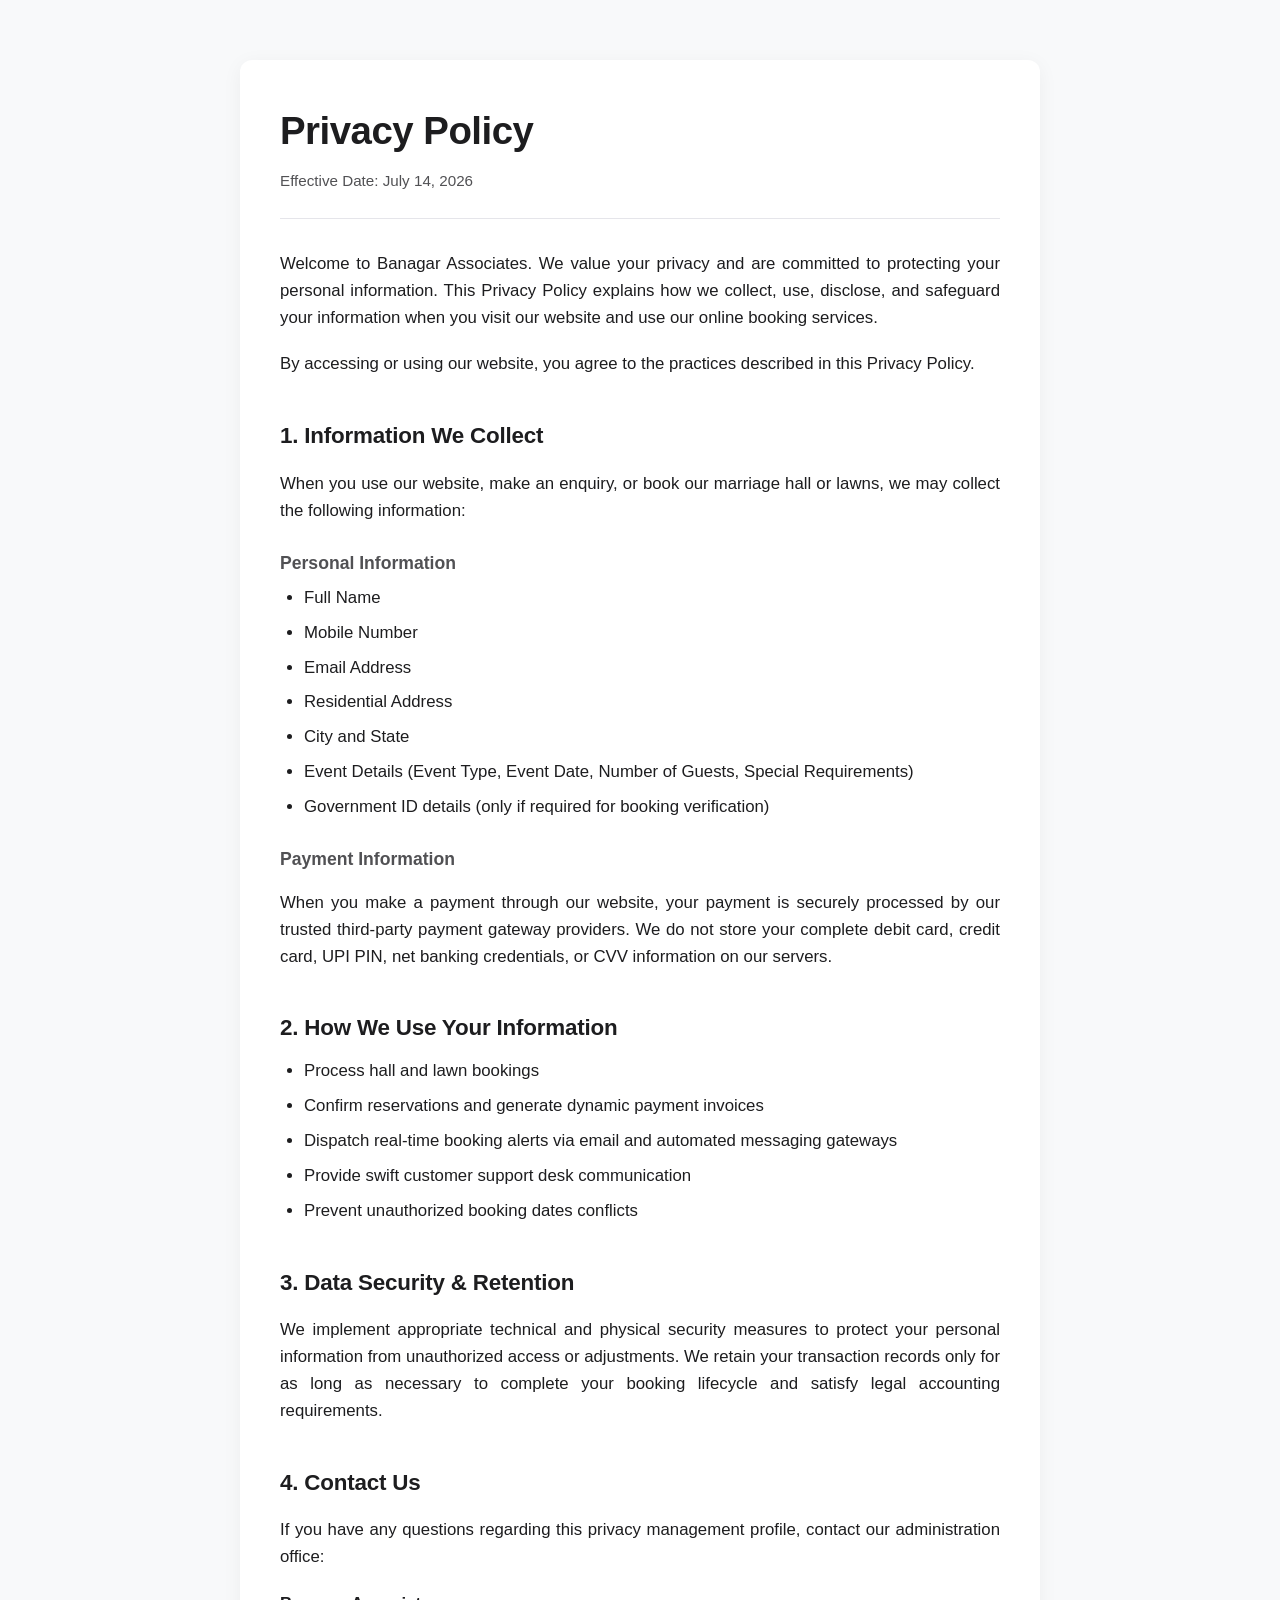
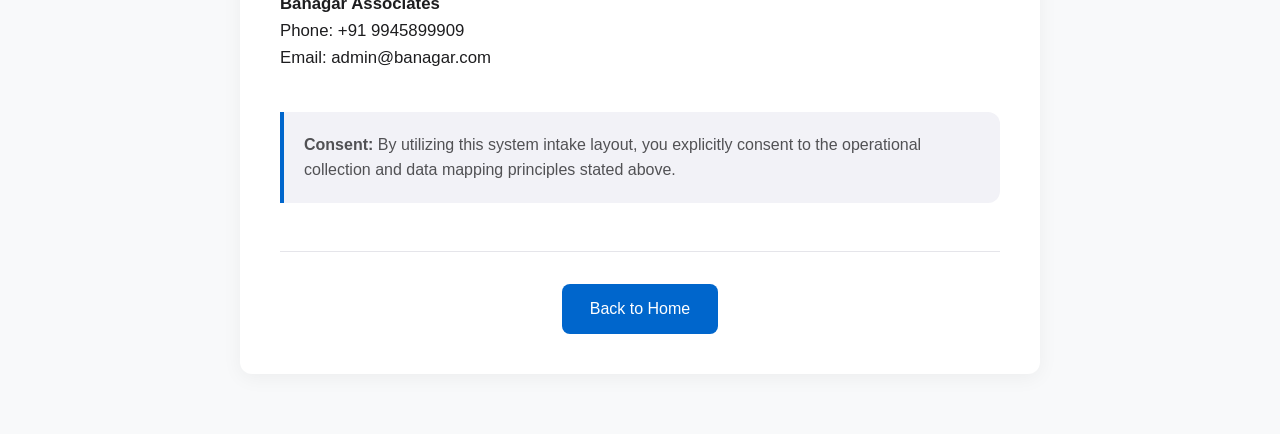
<file: privacy.html>
<!DOCTYPE html>
<html lang="en">
<head>
    <meta charset="UTF-8">
    <meta name="viewport" content="width=device-width, initial-scale=1.0">
    <title>Privacy Policy - Banagar Associates</title>
    <style>
        :root {
            --bg-color: #f8f9fa;
            --card-bg: #ffffff;
            --text-primary: #1d1d1f;
            --text-secondary: #515154;
            --accent-color: #0066cc;
            --accent-hover: #004499;
            --border-color: #e5e5ea;
            --radius: 12px;
        }

        body {
            margin: 0;
            padding: 0;
            background-color: var(--bg-color);
            font-family: -apple-system, BlinkMacSystemFont, "Segoe UI", Roboto, Helvetica, Arial, sans-serif;
            color: var(--text-primary);
            -webkit-font-smoothing: antialiased;
            line-height: 1.6;
        }

        .legal-container {
            max-width: 800px;
            margin: 60px auto;
            padding: 40px;
            background-color: var(--card-bg);
            border-radius: var(--radius);
            box-shadow: 0 4px 20px rgba(0, 0, 0, 0.05);
            box-sizing: border-box;
        }

        .legal-header {
            border-bottom: 1px solid var(--border-color);
            padding-bottom: 24px;
            margin-bottom: 32px;
        }

        .legal-header h1 {
            font-size: 2.4rem;
            font-weight: 700;
            letter-spacing: -0.5px;
            margin: 0 0 8px 0;
            color: var(--text-primary);
        }

        .effective-date {
            font-size: 0.95rem;
            color: var(--text-secondary);
            margin: 0;
        }

        .legal-content h2 {
            font-size: 1.4rem;
            font-weight: 600;
            letter-spacing: -0.2px;
            margin-top: 40px;
            margin-bottom: 12px;
            color: var(--text-primary);
        }

        .legal-content h3 {
            font-size: 1.1rem;
            font-weight: 600;
            margin-top: 24px;
            margin-bottom: 8px;
            color: var(--text-secondary);
        }

        .legal-content p {
            font-size: 1.05rem;
            margin-bottom: 20px;
            color: var(--text-primary);
            text-align: justify;
        }

        .legal-content ul {
            margin: 0 0 24px 0;
            padding-left: 24px;
        }

        .legal-content ul li {
            font-size: 1.05rem;
            margin-bottom: 8px;
            color: var(--text-primary);
            list-style-type: disc;
        }

        .consent-box {
            margin-top: 40px;
            padding: 20px;
            background-color: #f2f2f7;
            border-left: 4px solid var(--accent-color);
            border-radius: 0 var(--radius) var(--radius) 0;
            font-size: 1rem;
            color: var(--text-secondary);
        }

        .legal-footer {
            margin-top: 48px;
            border-top: 1px solid var(--border-color);
            padding-top: 32px;
            text-align: center;
        }

        .btn-back {
            display: inline-block;
            padding: 12px 28px;
            background-color: var(--accent-color);
            color: #ffffff;
            font-size: 1rem;
            font-weight: 500;
            text-decoration: none;
            border-radius: 8px;
            transition: background-color 0.2s ease, transform 0.1s ease;
        }

        .btn-back:hover {
            background-color: var(--accent-hover);
        }

        @media (max-width: 768px) {
            .legal-container {
                margin: 20px 16px;
                padding: 24px;
            }
            .legal-header h1 { font-size: 1.8rem; }
            .legal-content h2 { font-size: 1.25rem; }
        }
    </style>
</head>
<body>

    <main class="legal-container">
        <header class="legal-header">
            <h1>Privacy Policy</h1>
            <p class="effective-date">Effective Date: July 14, 2026</p>
        </header>

        <section class="legal-content">
            <p>Welcome to Banagar Associates. We value your privacy and are committed to protecting your personal information. This Privacy Policy explains how we collect, use, disclose, and safeguard your information when you visit our website and use our online booking services.</p>
            <p>By accessing or using our website, you agree to the practices described in this Privacy Policy.</p>

            <h2>1. Information We Collect</h2>
            <p>When you use our website, make an enquiry, or book our marriage hall or lawns, we may collect the following information:</p>
            
            <h3>Personal Information</h3>
            <ul>
                <li>Full Name</li>
                <li>Mobile Number</li>
                <li>Email Address</li>
                <li>Residential Address</li>
                <li>City and State</li>
                <li>Event Details (Event Type, Event Date, Number of Guests, Special Requirements)</li>
                <li>Government ID details (only if required for booking verification)</li>
            </ul>

            <h3>Payment Information</h3>
            <p>When you make a payment through our website, your payment is securely processed by our trusted third-party payment gateway providers. We do not store your complete debit card, credit card, UPI PIN, net banking credentials, or CVV information on our servers.</p>

            <h2>2. How We Use Your Information</h2>
            <ul>
                <li>Process hall and lawn bookings</li>
                <li>Confirm reservations and generate dynamic payment invoices</li>
                <li>Dispatch real-time booking alerts via email and automated messaging gateways</li>
                <li>Provide swift customer support desk communication</li>
                <li>Prevent unauthorized booking dates conflicts</li>
            </ul>

            <h2>3. Data Security & Retention</h2>
            <p>We implement appropriate technical and physical security measures to protect your personal information from unauthorized access or adjustments. We retain your transaction records only for as long as necessary to complete your booking lifecycle and satisfy legal accounting requirements.</p>

            <h2>4. Contact Us</h2>
            <p>If you have any questions regarding this privacy management profile, contact our administration office:</p>
            <p><strong>Banagar Associates</strong><br>
            Phone: +91 9945899909<br>
            Email: admin@banagar.com</p>

            <div class="consent-box">
                <strong>Consent:</strong> By utilizing this system intake layout, you explicitly consent to the operational collection and data mapping principles stated above.
            </div>
        </section>

        <footer class="legal-footer">
            <a href="index.html" class="btn-back">Back to Home</a>
        </footer>
    </main>

</body>
</html>
</file>
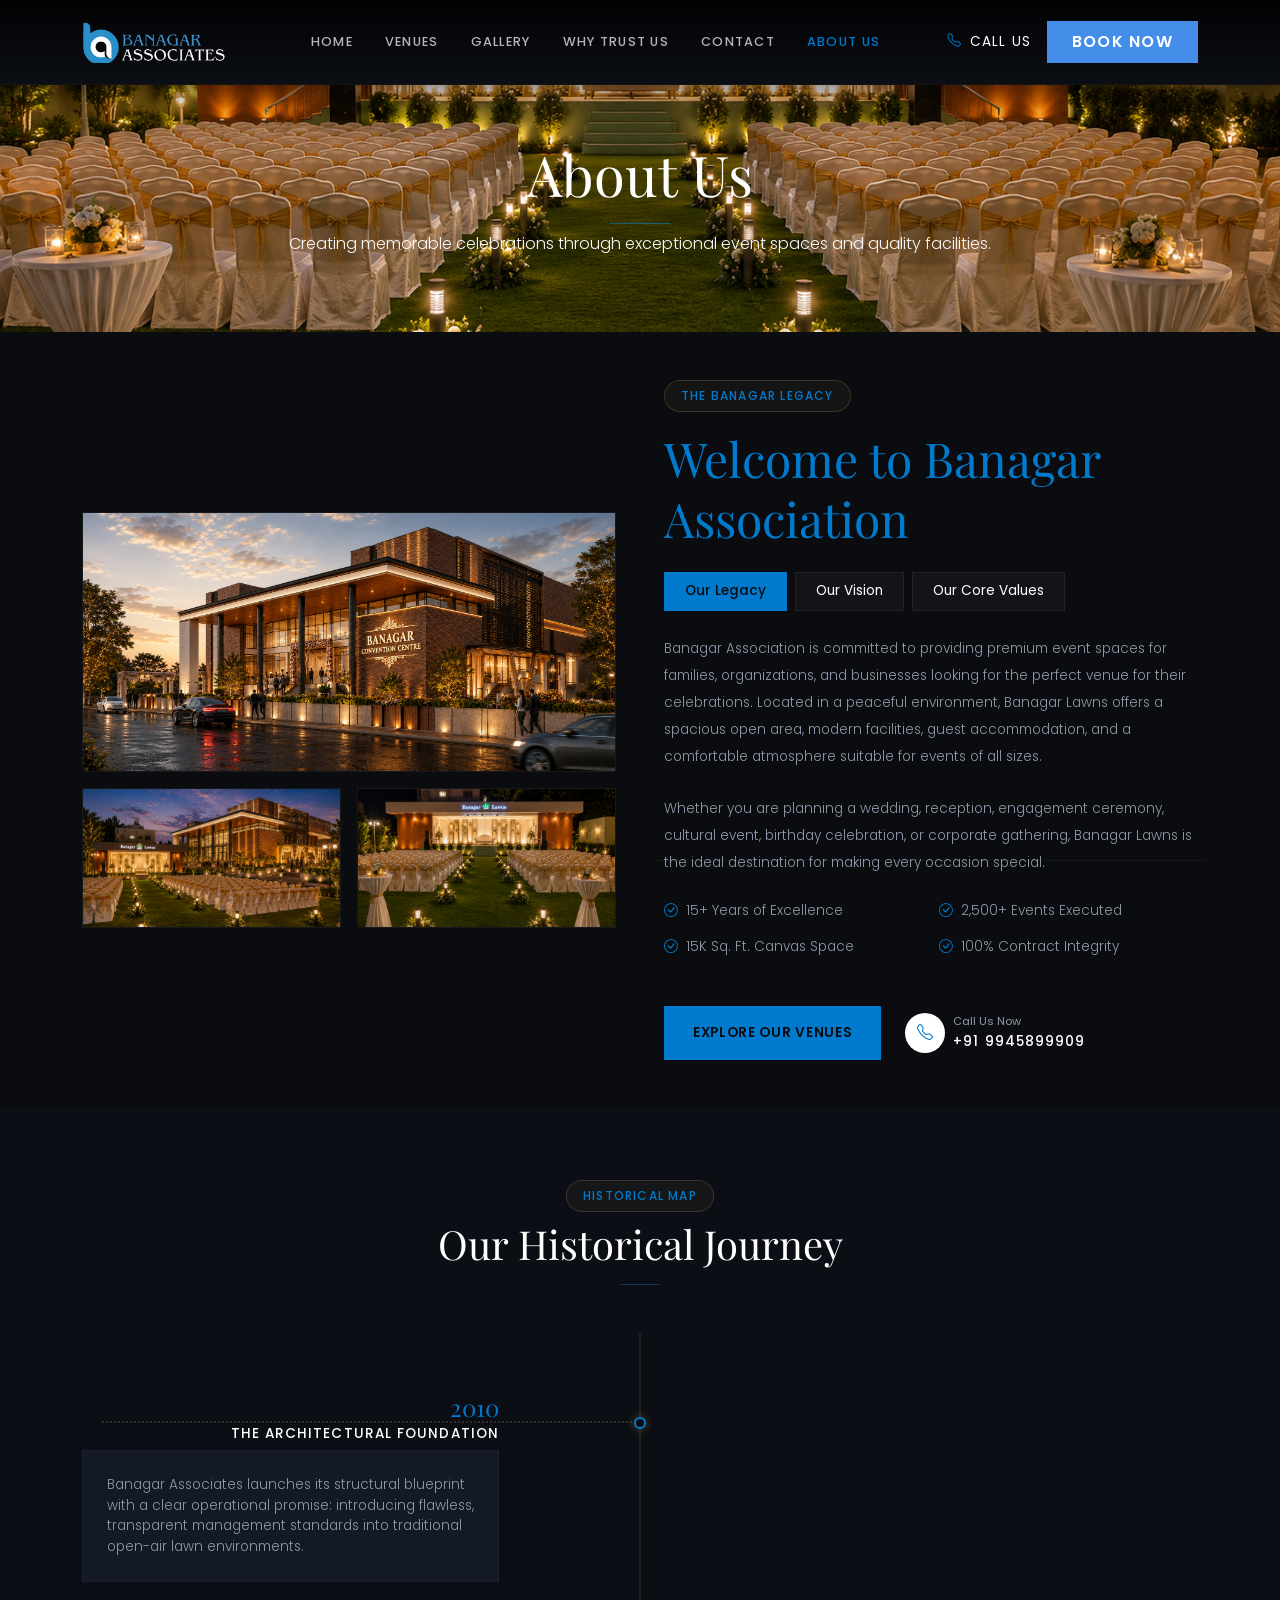
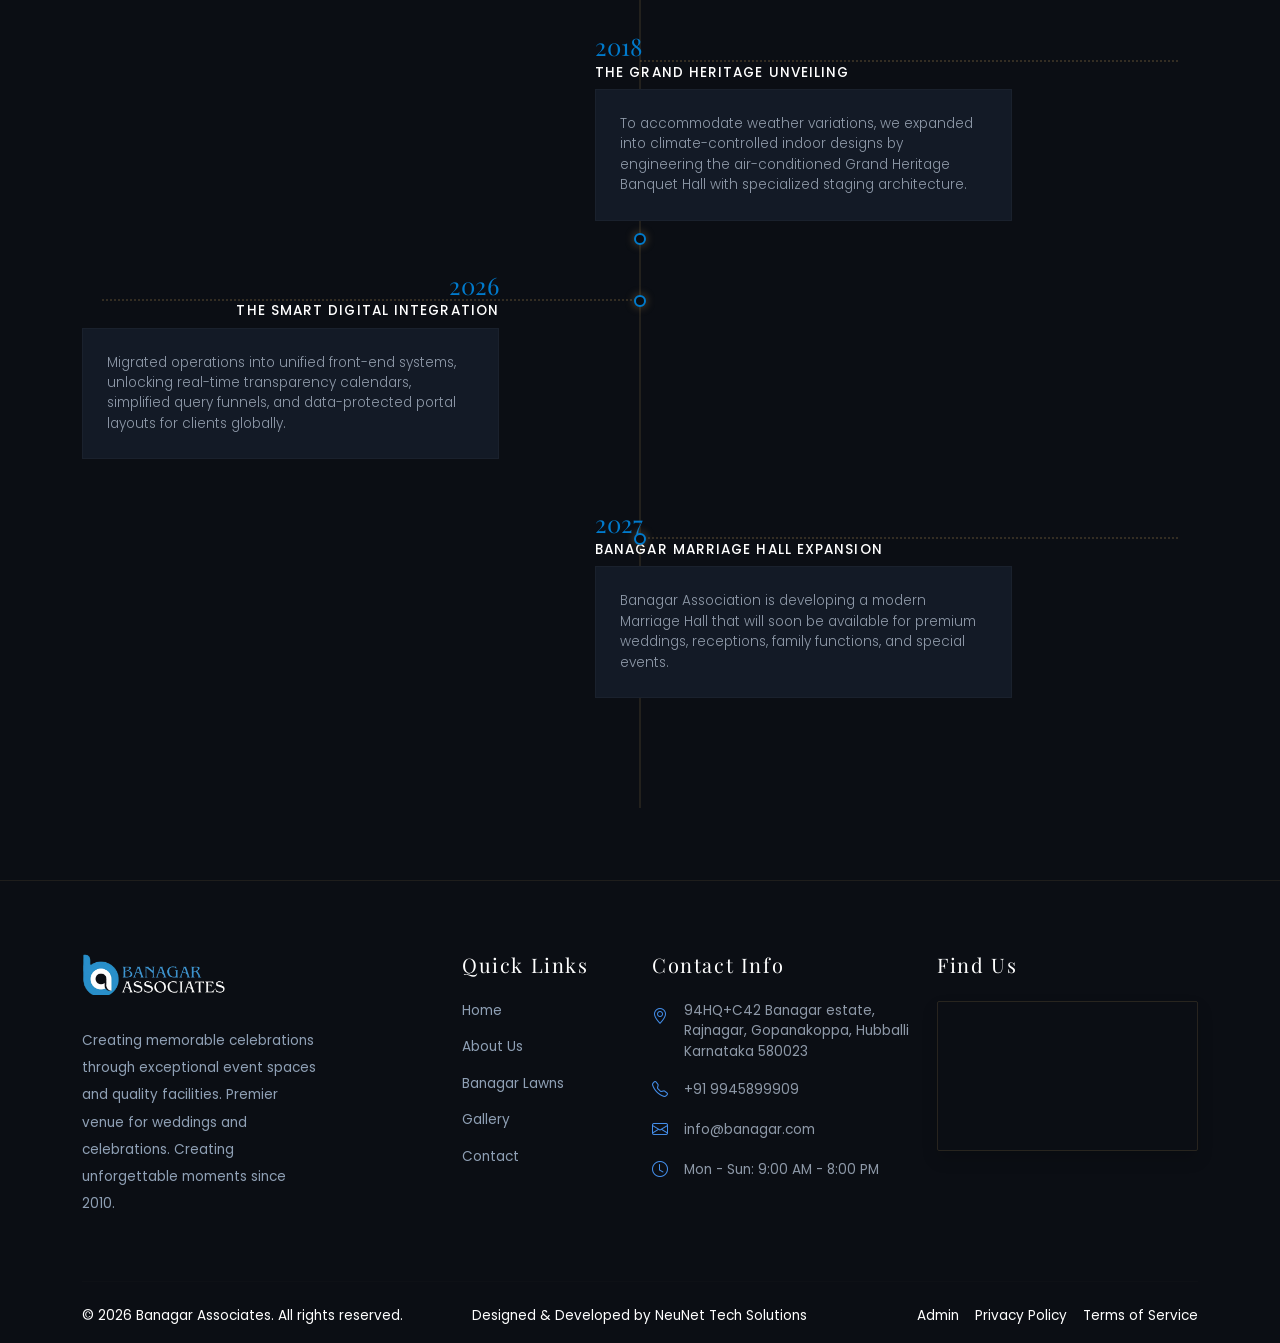
<file: frontend/about.html>
<!DOCTYPE html>
<html lang="en">
<head>
    <meta charset="UTF-8">
    <meta name="viewport" content="width=device-width, initial-scale=1.0">
    <title>About Us | Banagar Associates</title>
    
    <link href="https://cdn.jsdelivr.net/npm/bootstrap@5.3.2/dist/css/bootstrap.min.css" rel="stylesheet">
    <link rel="stylesheet" href="https://cdn.jsdelivr.net/npm/bootstrap-icons@1.11.3/font/bootstrap-icons.min.css">
    <link rel="stylesheet" href="https://cdnjs.cloudflare.com/ajax/libs/animate.css/4.1.1/animate.min.css"/>
    <link href="https://fonts.googleapis.com/css2?family=Playfair+Display:ital,wght@0,300;0,400;1,300&family=Poppins:wght@200;300;400;500;600&display=swap" rel="stylesheet">
    <link rel="stylesheet" href="../index.css">
    
    <style>
        :root {
    --bg-deep-base: #0a0c10;
    --bg-dark-midnight: #0b0e14;
    --bg-card-surface: #131a26;
    --accent-gold: #007ACC;
    --text-slate-muted: #8e99a8;
    
    /* 📱 Fluid Mobile Tokens */
    --timeline-spine-left: 50%;
    --timeline-node-left: 50%;
    --timeline-transform: translateX(-50%);
}

body {
    font-family: 'Poppins', sans-serif;
    background-color: var(--bg-deep-base);
    color: #ffffff;
    overflow-x: hidden;
}

/* 👑 Typography Restored */
.font-serif { font-family: 'Playfair Display', serif; }
.text-gold { color: var(--accent-gold) !important; }
.text-light-muted { color: var(--text-slate-muted); }
.tracking-widest { letter-spacing: 0.2em; }
.tracking-wide { letter-spacing: 0.08em; }
.fs-7 { font-size: 0.85rem !important; }
.fs-8 { font-size: 0.75rem !important; }

/* ✨ Luxury Gold Radial Aurora Mesh Overlay */
.hero-aurora-banner {
    background-image: url("../assets/images/lawn thumb.png");
    background-size: cover;
    background-position: center;
    padding: 140px 0 60px 0;
    text-align: center;
}

.section-tag-pill {
    background-color: rgba(207, 168, 97, 0.05);
    border: 1px solid rgba(207, 168, 97, 0.2);
    color: var(--accent-gold);
    font-size: 0.75rem;
    padding: 6px 16px;
    border-radius: 30px;
    display: inline-block;
    font-weight: 500;
    letter-spacing: 0.1em;
}

/* Asymmetric Image Collage Presentation Layer */
.collage-container {
    display: grid;
    grid-template-columns: repeat(2, 1fr);
    gap: 16px;
}
.collage-main {
    grid-column: span 2;
    border-radius: 0px;
    overflow: hidden;
    height: 260px;
    object-fit: cover;
    border: 1px solid rgba(255, 255, 255, 0.05);
    width: 100%;
}
.collage-sub {
    border-radius: 0px;
    overflow: hidden;
    height: 140px;
    object-fit: cover;
    width: 100%;
    border: 1px solid rgba(255, 255, 255, 0.05);
}

/* Tab Switch Selection Systems */
.custom-tab-btn {
    background: rgba(255, 255, 255, 0.03);
    border: 1px solid rgba(255, 255, 255, 0.06);
    color: #ffffff;
    padding: 8px 20px;
    font-size: 0.85rem;
    transition: all 0.3s ease;
    border-radius: 0px;
    white-space: nowrap;
}
.custom-tab-btn.active, .custom-tab-btn:hover {
    background: var(--accent-gold);
    border-color: var(--accent-gold);
    color: #0a0c10 !important;
    font-weight: 500;
}

.gold-action-btn {
    background: var(--accent-gold);
    color: #0a0c10 !important;
    border: 1px solid var(--accent-gold);
    padding: 12px 28px;
    font-weight: 600;
    border-radius: 0px;
    font-size: 0.85rem;
    letter-spacing: 0.05em;
    transition: all 0.3s ease;
    display: inline-block;
}
.gold-action-btn:hover {
    background: transparent;
    color: var(--accent-gold) !important;
}

/* Fixed Navigation Bar Styling */
.navbar {
    background-color: var(--bg-dark-midnight) !important;
    border-bottom: 1px solid rgba(207, 168, 97, 0.1);
    box-shadow: 0 10px 30px rgba(0,0,0,0.5);
}
.nav-link {
    font-size: 0.8rem;
    font-weight: 500;
    letter-spacing: 0.1em;
    color: rgba(255,255,255,0.7) !important;
    transition: color 0.3s ease;
}
.nav-link:hover, .nav-link.active { color: var(--accent-gold) !important; }

/* 🔄 Dotted Alternating Timeline Track System */
.center-split-timeline {
    position: relative;
    padding: 60px 0;
}
.center-split-timeline::before {
    content: '';
    position: absolute;
    left: var(--timeline-spine-left);
    top: 0;
    bottom: 0;
    width: 1px;
    background: rgba(207, 168, 97, 0.25);
    transform: var(--timeline-transform);
}
.timeline-node-point {
    position: absolute;
    left: var(--timeline-node-left);
    width: 12px;
    height: 12px;
    border-radius: 50%;
    background: var(--bg-deep-base);
    border: 2px solid var(--accent-gold);
    transform: translate(-50%, 24px);
    z-index: 2;
    box-shadow: 0 0 10px rgba(207, 168, 97, 0.4);
}
.timeline-row-block {
    margin-bottom: 50px;
    position: relative;
}
.timeline-divider-line {
    position: absolute;
    top: 28px;
    width: calc(50% - 20px);
    border-top: 2px dotted rgba(207, 168, 97, 0.2);
    z-index: 1;
}
.timeline-row-block:nth-child(odd) .timeline-divider-line { right: 50%; }
.timeline-row-block:nth-child(even) .timeline-divider-line { left: 50%; }

.timeline-card {
    background-color: var(--bg-card-surface);
    border: 1px solid rgba(255, 255, 255, 0.03);
    border-radius: 0px;
    transition: border-color 0.3s ease;
}
.timeline-card:hover {
    border-color: rgba(207, 168, 97, 0.25);
}

/* Structural Layout Footer Modules */
.footer-section {
    background-color: var(--bg-dark-midnight) !important;
    border-top: 1px solid rgba(207, 168, 97, 0.1);
}
.footer-map-container {
    border: 1px solid rgba(207, 168, 97, 0.15);
    width: 100%;
}
.footer-map-container iframe { filter: grayscale(1) invert(0.92) contrast(1.1) brightness(0.95); width: 100%; }
.sub-footer-links a { color: var(--text-slate-muted); text-decoration: none; transition: color 0.2s ease; }
.sub-footer-links a:hover { color: #ffffff !important; }

.fade-content {
    opacity: 0;
    transition: opacity 0.3s ease-in-out;
}
.show-content {
    opacity: 1;
}

/* 📱 ---------------- MOBILE RESPONSIVE QUERIES ---------------- */

@media (max-width: 991.98px) {
    :root {
        /* Shift spine and nodes cleanly to the left edge on tablets & mobile screens */
        --timeline-spine-left: 16px;
        --timeline-node-left: 16px;
        --timeline-transform: none;
    }
    .center-split-timeline {
        padding: 40px 0;
    }
    .center-split-timeline::before {
        transform: none;
    }
    .timeline-node-point {
        left: 16px !important;
        transform: translateY(0) !important;
        top: 24px;
    }
    .timeline-divider-line { 
        display: none !important; 
    }
    .timeline-row-block {
        margin-bottom: 35px;
        padding-left: 40px; /* Add margin area so cards clear the left timeline spine line */
    }
    .timeline-row-block .text-lg-end { 
        text-align: left !important; 
    }
    .timeline-card.text-lg-end {
        text-align: left !important;
    }
}

@media (max-width: 767.98px) {
    .hero-aurora-banner {
        padding: 110px 0 45px 0;
    }
    .display-4 {
        font-size: 2.25rem !important;
    }
    .display-5 {
        font-size: 2.0rem !important;
    }
    
    /* Enables a clean horizontal sliding tab track on tiny mobile viewports */
    .d-flex.gap-2.mb-4 {
        overflow-x: auto;
        padding-bottom: 8px;
        -webkit-overflow-scrolling: touch;
        width: 100%;
    }
    .custom-tab-btn {
        padding: 6px 16px;
        font-size: 0.8rem;
    }
    
    .collage-main {
        height: 200px;
    }
    .collage-sub {
        height: 100px;
    }
    
    /* Fixes layout gaps for contact widgets on thin viewports */
    .d-flex.align-items-center.gap-4 {
        flex-direction: column;
        align-items: flex-start !important;
        gap: 20px !important;
    }
    .gold-action-btn {
        width: 100%;
        text-align: center;
    }
}
    </style>
</head>
<body>

    <!-- Transparent Fixed Header Area -->
    <nav class="navbar navbar-expand-lg navbar-dark fixed-top py-3">
        <div class="container">
            <a class="navbar-brand" href="../index.html">
                <img src="../assets/images/logo-01.png" alt="Banagar Associates Logo" style="height: 42px;">
            </a>
            <button class="navbar-toggler border-0" type="button" data-bs-toggle="collapse" data-bs-target="#navbarNav">
                <span class="navbar-toggler-icon"></span>
            </button>
            <div class="collapse navbar-collapse" id="navbarNav">
                <ul class="navbar-nav mx-auto mb-2 mb-lg-0 gap-3">
                    <li class="nav-item"><a class="nav-link" href="../index.html">HOME</a></li>
                    <li class="nav-item"><a class="nav-link" href="../index.html#venues">VENUES</a></li>
                    <li class="nav-item"><a class="nav-link" href="../index.html#gallery">GALLERY</a></li>
                    <li class="nav-item"><a class="nav-link" href="../index.html#trust">WHY TRUST US</a></li>
                    <li class="nav-item"><a class="nav-link" href="../frontend/contact.html">CONTACT</a></li>
                    <li class="nav-item"><a class="nav-link active" href="../frontend/about.html">ABOUT US</a></li>
                </ul>
                <div class="d-flex align-items-center gap-3">
                    <a href="tel:+919945899909" class="text-white text-decoration-none fs-7 d-none d-xl-inline tracking-wide"><i class="bi bi-telephone text-gold me-2"></i>CALL US</a>
                    <a href="../frontend/booking.html" class="btn btn-primary px-4 py-2 fw-semibold tracking-wide rounded-0">BOOK NOW</a>
                </div>
            </div>
        </div>
    </nav>

    <!-- Glowing Luxury Gold Section Banner -->
    <div class="hero-aurora-banner">
        <div class="container">
            <h1 class="display-4 font-serif text-white fw-light mb-3">About Us</h1>
            <div class="mx-auto bg-gold mb-2" style="width: 60px; height: 1px; opacity: 0.6; background-color: var(--accent-gold);"></div>
            <p class="text-light fs-6 max-w-xl mx-auto fw-light">Creating memorable celebrations through exceptional event spaces and quality facilities.</p>
        </div>
    </div>

    <!-- Content Integration Split Section Layout -->
    <section class="py-5">
        <div class="container">
            <div class="row align-items-center g-5">
                
                <!-- Left Hand Side Asymmetric Image Cluster System -->
                <div class="col-lg-6" data-animate="fadeInLeft">
                    <div class="collage-container">
                        <img src="../assets/images/mrg.png" class="collage-main w-100" alt="Banagar Premium Main Campus">
                        <img src="../assets/images/lawn&mrg.png" class="collage-sub" alt="Banagar Setup View">
                        <img src="../assets/images/lawn thumb.png" class="collage-sub" alt="Banagar Open Lawns Area">
                    </div>
                </div>

                <div class="col-lg-6" data-animate="fadeInRight">
    <span class="section-tag-pill mb-3">THE BANAGAR LEGACY</span>
    <h2 class="font-serif text-gold display-5 fw-light mb-4 lh-sm">Welcome to Banagar Association</h2>
    
    <!-- 🎛️ Tab Controls -->
    <div class="d-flex gap-2 mb-4">
        <button class="custom-tab-btn active" data-target="tab-legacy">Our Legacy</button>
        <button class="custom-tab-btn" data-target="tab-vision">Our Vision</button>
        <button class="custom-tab-btn" data-target="tab-values">Our Core Values</button>
    </div>

    <!-- 🔄 Fixed Height Container to prevent layout jumps during shifts -->
    <div style="min-height: 180px;">
        <!-- Panel 1: Our Legacy (Active) -->
        <div id="tab-legacy" class="about-tab-panel fade-content show-content">
            <p class="text-light-muted fs-7 fw-light lh-lg mb-4">
                Banagar Association is committed to providing premium event spaces for families, organizations, and businesses looking for the perfect venue for their celebrations. Located in a peaceful environment, Banagar Lawns offers a spacious open area, modern facilities, guest accommodation, and a comfortable atmosphere suitable for events of all sizes.
            </p>
            <p class="text-light-muted fs-7 fw-light lh-lg mb-0">
                Whether you are planning a wedding, reception, engagement ceremony, cultural event, birthday celebration, or corporate gathering, Banagar Lawns is the ideal destination for making every occasion special.
            </p>
        </div>

        <!-- Panel 2: Our Vision (Hidden) -->
        <div id="tab-vision" class="about-tab-panel fade-content d-none">
            <p class="text-light-muted fs-7 fw-light lh-lg mb-4">
                Our vision is to be the premier destination for life's most cherished milestones, setting the benchmark for premium hospitality and sophisticated gathering spaces. We continuously innovate our infrastructure to turn celebrations into pristine, cinematic, and timeless memories.
            </p>
        </div>

        <!-- Panel 3: Our Core Values (Hidden) -->
        <div id="tab-values" class="about-tab-panel fade-content d-none">
            <p class="text-light-muted fs-7 fw-light lh-lg mb-4">
                We operate with <strong>100% Contract Integrity</strong>, keeping transparency at the forefront of every client relationship. Our team values exceptional customer care, structural safety, environmental cleanliness, and a frictionless experience from booking to execution.
            </p>
        </div>
    </div>

    <!-- Permanent Feature Checkgrid Matrix -->
    <div class="row g-3 mb-5 fs-7 fw-light text-light-muted border-top border-secondary border-opacity-10 pt-4">
        <div class="col-sm-6 d-flex align-items-center gap-2">
            <i class="bi bi-check-circle text-gold"></i> 15+ Years of Excellence
        </div>
        <div class="col-sm-6 d-flex align-items-center gap-2">
            <i class="bi bi-check-circle text-gold"></i> 2,500+ Events Executed
        </div>
        <div class="col-sm-6 d-flex align-items-center gap-2">
            <i class="bi bi-check-circle text-gold"></i> 15K Sq. Ft. Canvas Space
        </div>
        <div class="col-sm-6 d-flex align-items-center gap-2">
            <i class="bi bi-check-circle text-gold"></i> 100% Contract Integrity
        </div>
    </div>

    <!-- Permanent Direct Contact Callout Bar Component -->
    <div class="d-flex align-items-center gap-4">
        <a href="../index.html#venues" class="gold-action-btn text-decoration-none py-3">EXPLORE OUR VENUES</a>
        <div class="d-flex align-items-center gap-2">
            <div class="bg-white bg-opacity-5 rounded-circle p-2 d-flex align-items-center justify-content-center" style="width: 40px; height: 40px; border: 1px solid rgba(255,255,255,0.05);">
                <i class="bi bi-telephone text-gold"></i>
            </div>
            <div>
                <small class="text-light-muted d-block" style="font-size: 0.7rem;">Call Us Now</small>
                <a href="tel:+919945899909" class="text-white text-decoration-none fw-medium fs-7 tracking-wide">+91 9945899909</a>
            </div>
        </div>
    </div>
</div>
                </div>
            </div>
        </div>
    </section>

    <!-- Alternating Chronological Segment Map Layout -->
    <section class="py-5" style="background-color: #0b0e14;">
        <div class="container py-4">
            
            <div class="text-center mb-5">
                <span class="section-tag-pill mb-2">HISTORICAL MAP</span>
                <h2 class="font-serif text-white fw-light display-6">Our Historical Journey</h2>
                <div class="mx-auto bg-gold mt-3" style="width: 40px; height: 1px; opacity: 0.4; background-color: var(--accent-gold);"></div>
            </div>

            <div class="center-split-timeline">
                
                <!-- Step block item 2010 -->
                <div class="timeline-row-block row g-0 align-items-start">
                    <div class="timeline-node-point"></div>
                    <div class="timeline-divider-line"></div>
                    <div class="col-lg-5 pe-lg-5 text-lg-end order-1">
                        <span class="text-gold font-serif fw-light h4 d-block mb-1">2010</span>
                        <h4 class="text-white text-uppercase tracking-wide mb-2 fs-7 fw-medium">The Architectural Foundation</h4>
                        <div class="timeline-card p-4 text-start mt-2">
                            <p class="text-light-muted fs-7 mb-0 lh-base fw-light">Banagar Associates launches its structural blueprint with a clear operational promise: introducing flawless, transparent management standards into traditional open-air lawn environments.</p>
                        </div>
                    </div>
                    <div class="col-lg-7 order-2"></div>
                </div>

                <!-- Step block item 2018 -->
                <div class="timeline-row-block row g-0 align-items-end">
                    <div class="timeline-node-point"></div>
                    <div class="timeline-divider-line"></div>
                    <div class="col-lg-5 order-1"></div>
                    <div class="col-lg-5 ps-lg-5 order-2">
                        <span class="text-gold font-serif fw-light h4 d-block mb-1">2018</span>
                        <h4 class="text-white text-uppercase tracking-wide mb-2 fs-7 fw-medium">The Grand Heritage Unveiling</h4>
                        <div class="timeline-card p-4 mt-2">
                            <p class="text-light-muted fs-7 mb-0 lh-base fw-light">To accommodate weather variations, we expanded into climate-controlled indoor designs by engineering the air-conditioned Grand Heritage Banquet Hall with specialized staging architecture.</p>
                        </div>
                    </div>
                </div>

                <!-- Step block item 2026 -->
                <div class="timeline-row-block row g-0 align-items-start">
                    <div class="timeline-node-point"></div>
                    <div class="timeline-divider-line"></div>
                    <div class="col-lg-5 pe-lg-5 text-lg-end order-1">
                        <span class="text-gold font-serif fw-light h4 d-block mb-1">2026</span>
                        <h4 class="text-white text-uppercase tracking-wide mb-2 fs-7 fw-medium">The Smart Digital Integration</h4>
                        <div class="timeline-card p-4 text-start mt-2">
                            <p class="text-light-muted fs-7 mb-0 lh-base fw-light">Migrated operations into unified front-end systems, unlocking real-time transparency calendars, simplified query funnels, and data-protected portal layouts for clients globally.</p>
                        </div>
                    </div>
                    <div class="col-lg-7 order-2"></div>
                </div>

                <!-- Step block item 2027 -->
                <div class="timeline-row-block row g-0 align-items-start">
                    <div class="timeline-node-point"></div>
                    <div class="timeline-divider-line"></div>
                    <div class="col-lg-5 order-1"></div>
                    <div class="col-lg-5 ps-lg-5 order-2">
                        <span class="text-gold font-serif fw-light h4 d-block mb-1">2027</span>
                        <h4 class="text-white text-uppercase tracking-wide mb-2 fs-7 fw-medium">Banagar Marriage Hall Expansion</h4>
                        <div class="timeline-card p-4 mt-2">
                            <p class="text-light-muted fs-7 mb-0 lh-base fw-light">Banagar Association is developing a modern Marriage Hall that will soon be available for premium weddings, receptions, family functions, and special events.</p>
                        </div>
                    </div>
                </div>

            </div>
        </div>
    </section>

    <!-- Structural Layout Footer Module -->
    <footer class="footer-section pt-5 pb-3">
        <div class="container pt-4">
            <div class="row g-4 mb-5">
                
                <div class="col-sm-6 col-lg-3">
                    <div class="footer-brand mb-4">
                        <img src="../assets/images/logo-01.png" alt="Banagar Associates Logo" class="footer-logo mb-2" onerror="this.style.display='none'; document.getElementById('fallback-logo').classList.remove('d-none');">
                        <div id="fallback-logo" class="d-flex align-items-center d-none">
                            <div class="brand-logo me-2 text-gold">B</div>
                            <span class="fw-bold tracking-wide text-white fs-5 font-serif">BANAGAR</span>
                        </div>
                    </div>
                    <p class="text-light-muted fs-7 lh-lg pe-xl-4 footer-desc">
                        Creating memorable celebrations through exceptional event spaces and quality facilities. Premier venue for weddings and celebrations. Creating unforgettable moments since 2010.
                    </p>
                </div>

                <div class="col-sm-6 col-lg-2 offset-lg-1">
                    <h4 class="h5 text-white font-serif mb-4 fw-normal tracking-wide">Quick Links</h4>
                    <ul class="list-unstyled footer-links d-grid gap-3 fs-7">
                        <li><a href="../index.html" class="text-light-muted text-decoration-none">Home</a></li>
                        <li><a href="#about" class="text-light-muted text-decoration-none">About Us</a></li>
                        <li><a href="../index.html#venues" class="text-light-muted text-decoration-none">Banagar Lawns</a></li>
                        <li><a href="../index.html#gallery" class="text-light-muted text-decoration-none">Gallery</a></li>
                        <li><a href="../frontend/contact.html" class="text-light-muted text-decoration-none">Contact</a></li>
                    </ul>
                </div>

                <div class="col-sm-6 col-lg-3">
                    <h4 class="h5 text-white font-serif mb-4 fw-normal tracking-wide">Contact Info</h4>
                    <ul class="list-unstyled footer-contact-list d-grid gap-3 fs-7 text-light-muted">
                        <li class="d-flex align-items-start gap-3">
                            <i class="bi bi-geo-alt text-gold mt-1"></i>
                            <span>94HQ+C42 Banagar estate, Rajnagar, Gopanakoppa, Hubballi<br>Karnataka 580023</span>
                        </li>
                        <li class="d-flex align-items-center gap-3">
                            <i class="bi bi-telephone text-gold"></i>
                            <a href="tel:+919945899909" class="text-decoration-none text-light-muted">+91 9945899909</a>
                        </li>
                        <li class="d-flex align-items-center gap-3">
                            <i class="bi bi-envelope text-gold"></i>
                            <a href="mailto:info@banagar.com" class="text-decoration-none text-light-muted">info@banagar.com</a>
                        </li>
                        <li class="d-flex align-items-center gap-3">
                            <i class="bi bi-clock text-gold"></i>
                            <span>Mon - Sun: 9:00 AM - 8:00 PM</span>
                        </li>
                    </ul>
                </div>

                <div class="col-sm-6 col-lg-3">
                    <h4 class="h5 text-white font-serif mb-4 fw-normal tracking-wide">Find Us</h4>
                    <div class="footer-map-container position-relative overflow-hidden shadow">
                        <iframe src="https://www.google.com/maps/embed?pb=!1m18!1m12!1m3!1d3846.9724003925885!2d75.138004!3d15.377981!2m3!1f0!2f0!3f0!3m2!1i1024!2i768!4f13.1!3m3!1m2!1s0x3bb8d1003dc4c92d%3A0x5009ed865c5d8867!2sBanagar%20Lawns!5e0!3m2!1sen!2sin!4v1784303556619!5m2!1sen!2sin" 
                        width="600" 
                        height="450" 
                        style="border:0;" 
                        allowfullscreen="" 
                        loading="lazy" 
                        referrerpolicy="strict-origin-when-cross-origin">
                        </iframe>
                    </div>
                </div>

            </div>

            <hr class="border-secondary border-opacity-10 my-4">

            <div class="row align-items-center fs-7 text-white g-3">
                <div class="col-md-4 text-center text-md-start">
                    <p class="mb-0">&copy; 2026 Banagar Associates. All rights reserved.</p>
                </div>
                <div class="col-md-4 text-center text-md-center">
                    <p class="mb-0">Designed & Developed by NeuNet Tech Solutions</p>
                </div>
                <div class="col-md-4 text-center text-md-end">
                    <div class="d-flex justify-content-center justify-content-md-end gap-3 sub-footer-links">
                        <a href="adminlogin.html" class="text-white text-decoration-none">Admin</a>
                        <a href="../privacy.html" class="text-white text-decoration-none">Privacy Policy</a>
                        <a href="../terms.html" class="text-white text-decoration-none">Terms of Service</a>
                    </div>
                </div>
            </div>
        </div>
    </footer>

    <script src="https://cdn.jsdelivr.net/npm/bootstrap@5.3.2/dist/js/bootstrap.bundle.min.js"></script>
    <script>
        document.addEventListener("DOMContentLoaded", function () {
            const lazyObserver = new IntersectionObserver((elements) => {
                elements.forEach(node => {
                    if(node.isIntersecting) {
                        node.target.classList.add('animate__animated', node.target.dataset.animate);
                        lazyObserver.unobserve(node.target);
                    }
                });
            }, { threshold: 0.05 });
            document.querySelectorAll('[data-animate]').forEach(el => lazyObserver.observe(el));
        });

document.addEventListener("DOMContentLoaded", function () {
    const tabButtons = document.querySelectorAll('.custom-tab-btn');
    const tabPanels = document.querySelectorAll('.about-tab-panel');

    tabButtons.forEach(button => {
        button.addEventListener('click', function () {
            const targetId = this.getAttribute('data-target');
            const targetPanel = document.getElementById(targetId);

            // If the selected tab is already visible, stop execution
            if (this.classList.contains('active')) return;

            // 1. Remove active state from all buttons
            tabButtons.forEach(btn => btn.classList.remove('active'));
            this.classList.add('active');

            // 2. Hide active panels smoothly using opacity fade out
            tabPanels.forEach(panel => {
                if (!panel.classList.contains('d-none')) {
                    panel.classList.remove('show-content');
                    setTimeout(() => {
                        panel.classList.add('d-none');
                        
                        // 3. Reveal target panel after fade out completes
                        targetPanel.classList.remove('d-none');
                        setTimeout(() => {
                            targetPanel.classList.add('show-content');
                        }, 50);
                    }, 300);
                }
            });
        });
    });
});

    </script>
    <script src="../api-integration.js"></script>
</body>
</html>
</file>
<file: index.css>
:root {
    --bg-deep-base: #0a0c10;
    --bg-card-surface: #12161f;
    --bg-mid-gray: #161b26;
    --primary-blue: #448eea;
    --accent-gold: #cfa861;
    --text-muted-light: #b3bac7;
}

body {
    font-family: 'Poppins', sans-serif;
    background-color: var(--bg-deep-base);
    color: #ffffff;
    overflow-x: hidden;
}

/* Typography Overrides */
.font-serif {
    font-family: 'Playfair Display', serif;
}
.text-gold {
    color: var(--accent-gold);
}
.text-light-muted {
    color: var(--text-muted-light);
}
.tracking-widest { letter-spacing: 0.2em; }
.tracking-wide { letter-spacing: 0.08em; }
.text-spacing { font-size: 0.65rem !important; }

/* Custom Colors & Sections */
.bg-dark-deep { background-color: var(--bg-deep-base); }
.bg-dark-mid { background-color: var(--bg-mid-gray); }
.bg-dark-card { background-color: var(--bg-card-surface); }
.bg-dark-solid { background-color: #0b0e14 !important; }

.btn-primary {
    background-color: var(--primary-blue);
    border-color: var(--primary-blue);
}
.btn-primary:hover {
    background-color: #2f79d4;
    border-color: #2f79d4;
}
.btn-outline-primary {
    color: var(--primary-blue);
    border-color: var(--primary-blue);
}
.bg-gold { background-color: var(--accent-gold); color: #000; }

/* Navbar Custom Styling */
.navbar {
    transition: all 0.4s cubic-bezier(0.16, 1, 0.3, 1);
    background: linear-gradient(to bottom, rgba(0, 0, 0, 0.85) 0%, rgba(0, 0, 0, 0) 100%);
    backdrop-filter: blur(15px);
}

.brand-logo {
    height: 45px; 
    display: flex;
    align-items: center;
    justify-content: center;
    overflow: hidden;
}
.brand-logo img {
    height: 100%;       
    width: auto;        
    object-fit: contain; 
    transition: transform 0.3s ease; 
}

.navbar-brand:hover .brand-logo img {
    transform: scale(1.0);
}

/* Ensure your text layout plays nice next to the logo image container */
.brand-text {
    display: flex;
    flex-direction: column;
    justify-content: center;
}
.nav-link {
    font-size: 0.8rem;
    font-weight: 500;
    letter-spacing: 0.1em;
    color: rgba(255,255,255,0.7) !important;
}
.nav-link.active, .nav-link:hover {
    color: var(--primary-blue) !important;
}

.hero-section {
    min-height: 105vh;
    position: relative;
    overflow: hidden;
    background-size: cover;
    background-position: center center;
    background-repeat: no-repeat;
    background-color: #0d121c;
    
    /* ⚡ The Secret Sauce: Forces smooth fading directly on the background changes */
    transition: background-image 1.2s ease-in-out;
    will-change: background-image;
    
    /* ⏱️ Running a complete 30-second timeline (6 seconds per image loop) */
    animation: strictHeroCarousel 30s infinite ease-in-out;
}

/* Hero Section Base Typography Rules */
.main-heading {
    font-family: 'Playfair Display', serif;
    font-weight: 300;
}

/* Centered Radial/Linear Vignette for a premium focal point */
.hero-overlay-center {
    position: absolute;
    top: 0; left: 0; right: 0; bottom: 0;
    background: radial-gradient(circle, rgba(27, 32, 42, 0.3) 0%, rgba(13, 18, 28, 0.82) 100%);
    z-index: 1; /* Sits directly over background images */
}

/* Elevates text typography safely over background tracks */
.hero-section .container {
    position: relative;
    z-index: 2;
}

/* Helper to clean width behavior for long text boxes when centered */
.max-w-md {
    max-width: 680px;
}

@keyframes strictHeroCarousel {
    /* 🖼️ IMAGE 1: home.png */
    0%, 15% {
        background-image: url("./assets/images/home.png");
    }
    /* Smooth Fade Transition to Image 2 (15% to 20%) */
    20%, 35% {
        background-image: url("./assets/images/lawntour.jpeg");
    }
    /* Smooth Fade Transition to Image 3 (35% to 40%) */
    40%, 55% {
        background-image: url("./assets/images/lawn&mrg.png");
    }
    /* Smooth Fade Transition to Image 4 (55% to 60%) */
    60%, 75% {
        background-image: url("./assets/images/sec2.jpeg");
    }
    /* Smooth Fade Transition to Image 5 (75% to 80%) */
    80%, 95% {
        background-image: url("./assets/images/mangmt-exe.jpeg");
    }
    /* Loop back cleanly to Image 1 (95% to 100%) */
    100% {
        background-image: url("./assets/images/home.png");
    }
}
/* #venues */
.btn-filter {   
    background-color: transparent;
    color: var(--text-muted-light);
    border: 1px solid rgba(255, 255, 255, 0.1);
    font-size: 0.75rem;
    font-weight: 500;
    letter-spacing: 0.1em;
    border-radius: 0;
    transition: all 0.3s ease;
}

.btn-filter:hover {
    color: #ffffff;
    border-color: rgba(255, 255, 255, 0.4);
}

/* Selected state highlight styling */
.btn-filter.active-filter {
    color: #ffffff !important;
    background-color: transparent !important;
    border-color: var(--primary-blue) !important;
    box-shadow: 0 4px 12px rgba(68, 142, 234, 0.15);
}

/* Quick utility for vanilla filter transition speeds */
.venue-portfolio-item {
    transition: all 0.4s ease-in-out;
    opacity: 1;
    transform: scale(1);
}

.venue-portfolio-item.hidden-item {
    opacity: 0 !important;
    transform: scale(0.8) !important;
    width: 0 !important;
    height: 0 !important;
    padding: 0 !important;
    margin: 0 !important;
    overflow: hidden !important;
    border: none !important;
}
/* Card and Content Decorations */
.accent-line {
    width: 60px;
    height: 2px;
    background-color: var(--accent-gold);
}
.venue-card {
    transition: transform 0.3s ease, box-shadow 0.3s ease;
}
.venue-card:hover {
    transform: translateY(-8px);
    box-shadow: 0 15px 30px rgba(0,0,0,0.5);
}
.venue-img {
    height: 240px;
    object-fit: cover;
    transition: transform 0.5s ease;
}
.venue-card:hover .venue-img {
    transform: scale(1.05);
}

.btn-show-more {
    background-color: #12161f;
    color: #ffffff;
    border: 1px solid rgba(255, 255, 255, 0.08);
    border-radius: 0;
    font-size: 0.8rem;
    font-weight: 500;
    letter-spacing: 0.15em;
    transition: all 0.3s cubic-bezier(0.16, 1, 0.3, 1);
    box-shadow: 0 10px 30px rgba(0, 0, 0, 0.5);
}

.btn-show-more:hover {
    color: var(--accent-gold);
    border-color: var(--accent-gold);
    background-color: #171e2a;
    box-shadow: 0 15px 35px rgba(207, 168, 97, 0.1);
}

/* Micro-animation transition for the Chevron arrow icon */
.arrow-toggle {
    display: inline-block;
    transition: transform 0.4s cubic-bezier(0.16, 1, 0.3, 1);
}

/* Rotate icon 180 degrees when expanded */
.btn-show-more[aria-expanded="true"] .arrow-toggle {
    transform: rotate(180deg);
}
/* Frame Layout Decorator */
.border-gold-frame {
    border-color: rgba(207, 168, 97, 0.3) !important;
    transform: translate(12px, 12px);
    z-index: 1;
}

 /* why trust us */

 .bg-midnight-premium {
    background-color: #0b0e14 !important; /* Midnight black border split */
}

/* Luxury Card Blocks using rich corporate navy-sapphire tones */
.service-card {
    background-color: #131a26 !important; /* Solid high-contrast block color */
    border: 1px solid rgba(255, 255, 255, 0.05);
    border-radius: 4px; /* Crisp minimal edge rounding */
    transition: all 0.3s ease;
}

/* Card Icon Box Sizing */
.service-icon-box {
    font-size: 1.5rem;
    display: block;
    line-height: 1;
}

/* Subtle, clean micro-interaction when a client hovers over the blocks */
.service-card:hover {
    background-color: #1a2333 !important; /* Brightens up into an elegant slate-blue */
    border-color: rgba(207, 168, 97, 0.25); /* Accents the active boundary with a subtle gold frame */
    transform: translateY(-4px); /* Minor crisp lifting movement */
    box-shadow: 0 10px 25px rgba(0, 0, 0, 0.35);
}

/* Custom fine typography line spacing for compact grids */
.service-card p {
    color: #a4abb8 !important; /* Soft platinum grey for clean text reading contrast */
    font-size: 0.8rem !important;
}

.service-card h3 {
    letter-spacing: 0.02em;
}

/* gallery section */

.btn-gallery-filter {
    background-color: transparent;
    color: var(--text-muted-light);
    border: 1px solid rgba(255, 255, 255, 0.08);
    font-size: 0.75rem;
    font-weight: 500;
    letter-spacing: 0.08em;
    border-radius: 0;
    transition: all 0.25s ease;
}

.btn-gallery-filter:hover {
    color: #ffffff;
    border-color: rgba(255, 255, 255, 0.3);
}

.btn-gallery-filter.active-g-filter {
    color: #ffffff !important;
    border-color: var(--accent-gold) !important;
    background-color: rgba(207, 168, 97, 0.05) !important;
}

/* Compact Media Envelopes */
.gallery-mini-card {
    height: 220px; /* Reduced box height down to fit cleanly into smaller layouts */
    cursor: pointer;
    background-color: #11151d;
    border: 1px solid rgba(255, 255, 255, 0.04);
}

.gallery-asset {
    width: 100%;
    height: 100%;
    object-fit: cover;
    transition: transform 0.5s cubic-bezier(0.16, 1, 0.3, 1);
}

/* Elegant Text-fade Overlay on Hover */
.gallery-asset-overlay {
    position: absolute;
    top: 0; left: 0; right: 0; bottom: 0;
    background: linear-gradient(to top, rgba(10, 12, 16, 0.95) 0%, rgba(10, 12, 16, 0.3) 100%);
    opacity: 0.85; /* Text data handles are visible by default for clear UX */
    transition: all 0.3s ease;
}

/* Interactive Hover Feedback Mechanics */
.gallery-mini-card:hover .gallery-asset {
    transform: scale(1.06);
}

.gallery-mini-card:hover .gallery-asset-overlay {
    opacity: 1;
    background: linear-gradient(to top, rgba(10, 12, 16, 0.98) 0%, rgba(10, 12, 16, 0.1) 100%);
}

/* Simple vanilla filter node toggle styles */
.gallery-matrix-item {
    transition: all 0.35s cubic-bezier(0.16, 1, 0.3, 1);
}

.gallery-matrix-item.hide-asset {
    opacity: 0 !important;
    transform: scale(0.85) !important;
    width: 0 !important;
    height: 0 !important;
    padding: 0 !important;
    margin: 0 !important;
    overflow: hidden !important;
}

/* --- PREMIUM INFINITE TESTIMONIAL MARQUEE --- */
.testimonial-marquee-wrapper {
    overflow: hidden;
    width: 100%;
    display: flex;
    position: relative;
    padding: 10px 0;
}

/* Linear gradients on edges to blend cards beautifully into the dark canvas */
.testimonial-marquee-wrapper::before,
.testimonial-marquee-wrapper::after {
    content: "";
    position: absolute;
    top: 0;
    width: 150px;
    height: 100%;
    z-index: 3;
    pointer-events: none;
}
.testimonial-marquee-wrapper::before {
    left: 0;
    background: linear-gradient(to right, #0b0d12 0%, rgba(11, 13, 18, 0) 100%);
}
.testimonial-marquee-wrapper::after {
    right: 0;
    background: linear-gradient(to left, #0b0d12 0%, rgba(11, 13, 18, 0) 100%);
}

/* The actual running track container */
.testimonial-marquee-track {
    display: flex;
    gap: 20px;
    width: max-content;
    animation: marqueeHorizontal 35s linear infinite;
}

/* Pause the scrolling loop smoothly when a user hovers over a review */
.testimonial-marquee-wrapper:hover .testimonial-marquee-track {
    animation-play-state: paused;
}

/* Custom Base card parameters */
.testimonial-card {
    flex-shrink: 0;
    width: 300px;
    min-height: 210px;
    padding: 20px;
    display: flex;
    flex-direction: justify-content-between;
    flex-direction: column;
    background: rgba(19, 24, 34, 0.4);
    backdrop-filter: blur(10px);
    border: 1px solid rgba(255, 255, 255, 0.04) !important;
    transition: transform 0.4s cubic-bezier(0.16, 1, 0.3, 1), border-color 0.4s ease, background 0.4s ease;
}

.testimonial-card:hover {
    transform: translateY(-6px);
    border-color: rgba(207, 168, 97, 0.35) !important;
    background: rgba(23, 29, 41, 0.6) !important;
    box-shadow: 0 15px 35px rgba(10, 12, 16, 0.5);
}

.initial-avatar {
    width: 34px; 
    height: 34px; 
    font-size: 0.75rem;
}

/* Smooth Infinite Translate Engine Loop */
@keyframes marqueeHorizontal {
    0% {
        transform: translateX(0);
    }
    100% {
        /* Translates exactly half of the total track length (original set) */
        transform: translateX(calc(-50% - 10px)); 
    }
}
/* --- MOBILE RESPONSIVE OPTIMIZATIONS --- */
@media (max-width: 575.98px) {
    /* 1. Adjust speed for smaller viewport distances */
    .testimonial-marquee-track {
        animation-duration: 25s; /* Slightly faster loop since mobile screen width is narrow */
        gap: 15px;
    }
    
    /* 2. Scale the card boundaries fluidly for mobile viewports */
    .testimonial-card {
        width: 260px; /* Slims down width so elements don't overflow small screens */
        padding: 16px;
        min-height: 230px; /* Gives extra vertical breathing room for long text strings */
    }

    /* 3. Reduce edge gradient masking widths on mobile */
    .testimonial-marquee-wrapper::before,
    .testimonial-marquee-wrapper::after {
        width: 50px; /* Keeps the fade indicator compact so reviews aren't blocked */
    }
}
/* Typography Helpers to sync layout hierarchy */
.fs-7 { font-size: 0.92rem !important; }
.fs-8 { font-size: 0.84rem !important; }
/* .lh-lg { line-by-line-height: 1.85 !important; } */

/* footer section */
.footer-section {
    background-color: #040810 !important; /* Pitch base deep slate black matching layout image */
    border-top: 1px solid rgba(255, 255, 255, 0.03);
}

/* Logo Sizing limit limits */
.footer-logo {
    height: 42px;
    width: auto;
    object-fit: contain;
}

.footer-desc {
    color: #8fa0b5 !important;
    font-size: 0.8rem !important;
}

/* Nav links styling */
.footer-links li a {
    color: #8fa0b5 !important;
    text-decoration: none;
    transition: color 0.2s ease;
}

.footer-links li a:hover {
    color: var(--primary-blue) !important;
}

/* Align links text decoration behaviors */
.footer-contact-list li i {
    font-size: 1rem;
    color: #448eea !important; /* Forces standard primary icon color from image token */
}

.footer-contact-list a {
    transition: color 0.2s ease;
}

.footer-contact-list a:hover {
    color: #ffffff !important;
}

/* Map Frame Structural Proportions */
.footer-map-container {
    width: 100%;
    height: 150px; /* Precise height ratio matching snapshot window */
    border-radius: 2px;
    border: 1px solid rgba(255, 255, 255, 0.05);
}

/* Apply professional dark/cool filter layout tone on google map iframe */
.footer-map-container iframe {
    filter: grayscale(1) invert(0.92) contrast(1.1) brightness(0.95);
    opacity: 0.85;
    transition: opacity 0.3s ease;
}

.footer-map-container:hover iframe {
    opacity: 1;
    filter: grayscale(0.2) invert(0.92) contrast(1); /* Smoothly returns minor color elements on view focus */
}

/* Sub-Footer layout styling rules */
.sub-footer-links a {
    transition: color 0.2s ease;
}

.sub-footer-links a:hover {
    color: #ffffff !important;
}

/* Clear vertical constraints */
.fs-7 { font-size: 0.82rem !important; }
.fs-8 { font-size: 0.72rem !important; }


/* ==========================================================================
   MOBILE & TABLET RESPONSIVE MEDIA QUERIES (BREAKPOINTS)
   ========================================================================== */

/* 1. TABLETS & SMALL DESKTOPS (Max-width: 991.98px) */
@media (max-width: 991.98px) {
    .navbar {
        background-color: #0b0e14 !important; /* Force solid dark background when menus collapse */
        padding-top: 12px !important;
        padding-bottom: 12px !important;
    }

    .hero-section {
        min-height: 90vh; /* Prevents oversized vertical spaces on medium devices */
    }

    /* Adjusts Section Headers for better mobile balance */
    .display-5 {
        font-size: 2.25rem !important;
    }

    .display-6 {
        font-size: 1.85rem !important;
    }

    /* Prevent text elements from breaking screen containment bounds */
    .border-gold-frame {
        transform: translate(0, 0) !important; /* Resets decorative shifts to keep alignments clean */
    }
}

/* 2. SMARTPHONES / PORTRAIT MOBILE VIEWS (Max-width: 767.98px) */
@media (max-width: 767.98px) {
    
    /* Global Section Padding Reduction to maximize reading surface area */
    .py-5 {
        padding-top: 2.5rem !important;
        padding-bottom: 2.5rem !important;
    }
    
    .container, .container-fluid {
        padding-left: 20px !important;
        padding-right: 20px !important;
    }

    /* Hero Typography Scaling Controls */
    .hero-section {
        min-height: 85vh;
    }

    .display-3 {
        font-size: 2.15rem !important;
        line-height: 1.3 !important;
    }

    .hero-section p.lead {
        font-size: 0.9rem !important;
        line-height: 1.6 !important;
    }

    /* Force button lists to stack beautifully on top of each other instead of clipping */
    .hero-section .d-flex {
        flex-direction: column !important;
        width: 100%;
        max-width: 320px;
        margin-left: auto;
        margin-right: auto;
        gap: 12px !important;
    }

    .hero-section .btn {
        width: 100% !important;
        padding-top: 14px !important;
        padding-bottom: 14px !important;
    }

    /* Horizontal Category Button Controls Filter bar wrap configuration */
    #venue-filter-controls, 
    #gallery-filter-controls {
        gap: 6px !important;
        justify-content: flex-start !important; /* Allows natural thumb swipe-scrolling if needed */
        overflow-x: auto;
        white-space: nowrap;
        padding-bottom: 10px;
        -webkit-overflow-scrolling: touch;
    }

    .btn-filter, .btn-gallery-filter {
        padding: 8px 16px !important;
        font-size: 0.7rem !important;
    }

    /* Venue Cards Optimization */
    .venue-img {
        height: 200px; /* Trims aspect frame height down on small devices */
    }

    .premium-venue-card h3, .venue-card h3 {
        font-size: 1.35rem !important;
    }

    /* Icons Metrics Row spacing compression */
    .meta-metrics-row {
        gap: 15px !important;
    }

    /* Why Trust Us / Services Module modifications */
    .service-card {
        padding: 24px !important; /* Compresses internal empty cushion gaps */
    }

    .service-card h3 {
        font-size: 1.15rem !important;
    }

    /* Media Gallery Envelopes adjustments */
    .gallery-mini-card {
        height: 180px; /* Slimmer layout to view blocks comfortably in single streams */
    }

    /* Footer structure alignment shift */
    .footer-section {
        text-align: center;
    }

    .footer-brand, .footer-section h4 {
        margin-bottom: 20px !important;
        justify-content: center;
    }

    .footer-contact-list li {
        justify-content: center;
        text-align: center;
    }

    .footer-contact-list li i {
        margin-top: 0 !important; /* Re-aligns geometry icons */
    }

    .footer-map-container {
        height: 180px; /* Expands spatial visibility box for easier map touch tracking */
        margin-top: 15px;
    }

    /* Bottom Credits sub-footer items alignment configuration */
    .sub-footer-links {
        justify-content: center !important;
        margin-top: 10px;
        gap: 15px !important;
    }
}

/* 3. EXTRA SMALL SMARTPHONES / MINI DEVICES (Max-width: 375px) */
@media (max-width: 375px) {
    .display-3 {
        font-size: 1.85rem !important;
    }
    
    .meta-metrics-row {
        flex-direction: column !important;
        align-items: flex-start !important;
        gap: 8px !important;
    }
}

/* whatsapp and call icon css */

.floating-contact-container {
    position: fixed;
    bottom: 30px;
    right: 30px;
    display: flex;
    flex-direction: column;
    gap: 15px;
    z-index: 9999; /* Ensures it stays on top of all other content */
}

/* Base styling for the circular buttons */
.floating-btn {
    width: 55px;
    height: 55px;
    border-radius: 50%;
    display: flex;
    align-items: center;
    justify-content: center;
    color: #ffffff;
    font-size: 1.5rem; /* Size of the icon */
    text-decoration: none;
    box-shadow: 0 4px 15px rgba(0, 0, 0, 0.4);
    transition: all 0.3s cubic-bezier(0.16, 1, 0.3, 1);
    border: 2px solid rgba(255, 255, 255, 0.1);
}

/* WhatsApp Specific Colors */
.whatsapp-btn {
    background-color: #25D366; 
}
.whatsapp-btn:hover {
    background-color: #1ebe57;
    color: #ffffff;
    transform: scale(1.1) translateY(-4px);
    box-shadow: 0 8px 20px rgba(37, 211, 102, 0.4);
}

/* Call Button Specific Colors (Using your brand blue) */
.call-btn {
    background-color: var(--primary-blue, #3b82f6); 
}
.call-btn:hover {
    background-color: #2563eb;
    color: #ffffff;
    transform: scale(1.1) translateY(-4px);
    box-shadow: 0 8px 20px rgba(59, 130, 246, 0.4);
}

/* Mobile Adjustments */
@media (max-width: 767.98px) {
    .floating-contact-container {
        bottom: 20px;
        right: 20px;
        gap: 12px;
    }
    .floating-btn {
        width: 48px;
        height: 48px;
        font-size: 1.25rem;
    }
}

/* share button css */
/* Position it cleanly right next to your existing contact configurations */
.floating-share-container {
    position: fixed;
    bottom: 170px; /* Sits elegantly above your call and WhatsApp layout stack */
    right: 30px;
}

.share-btn {
    background-color: #11151d; /* Midnight base matching your dark aesthetic */
    border-color: rgba(207, 168, 97, 0.4) !important; /* Gold structural edge */
    color: var(--accent-gold) !important;
}

.share-btn:hover {
    background-color: var(--accent-gold);
    color: #000000 !important;
    transform: scale(1.1) translateY(-4px);
    box-shadow: 0 8px 20px rgba(207, 168, 97, 0.3);
}

/* Mobile Alignment Balancing */
@media (max-width: 767.98px) {
    .floating-share-container {
        bottom: 140px;
        right: 20px;
    }
}
</file>
